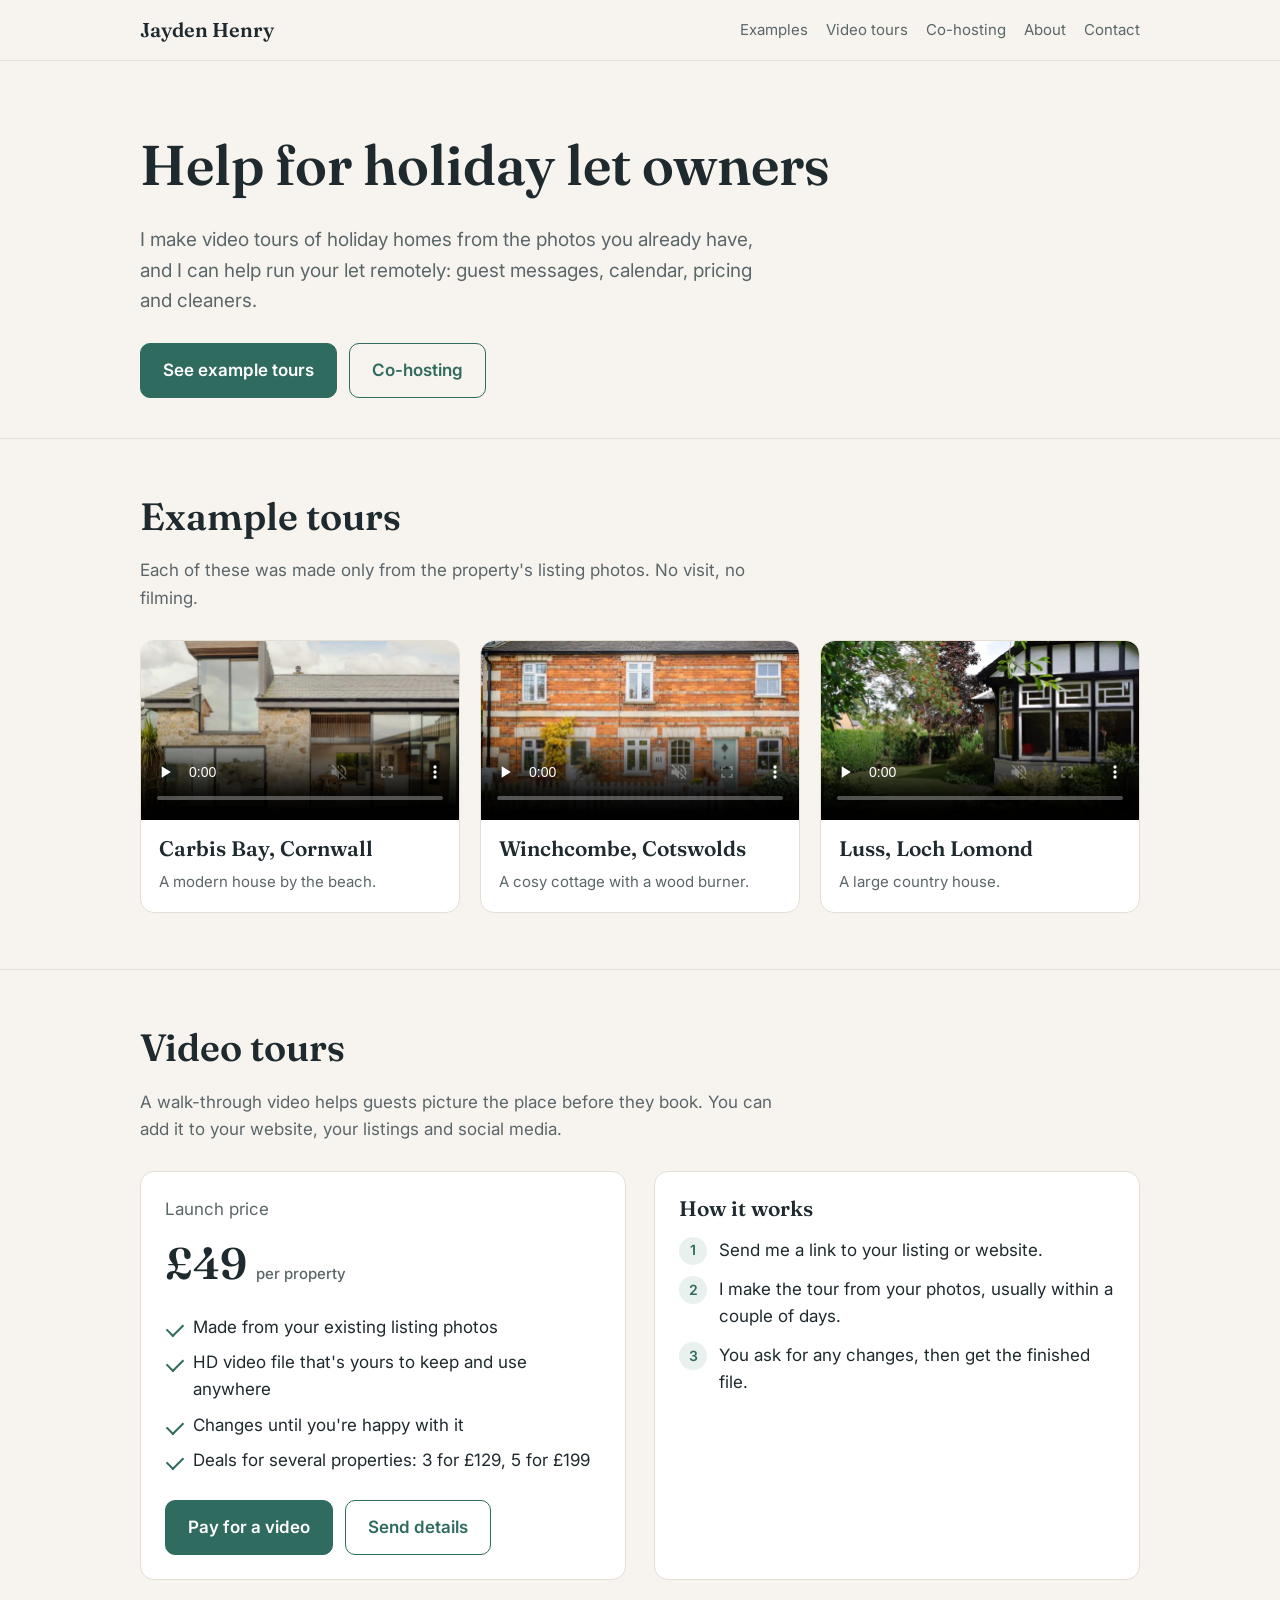
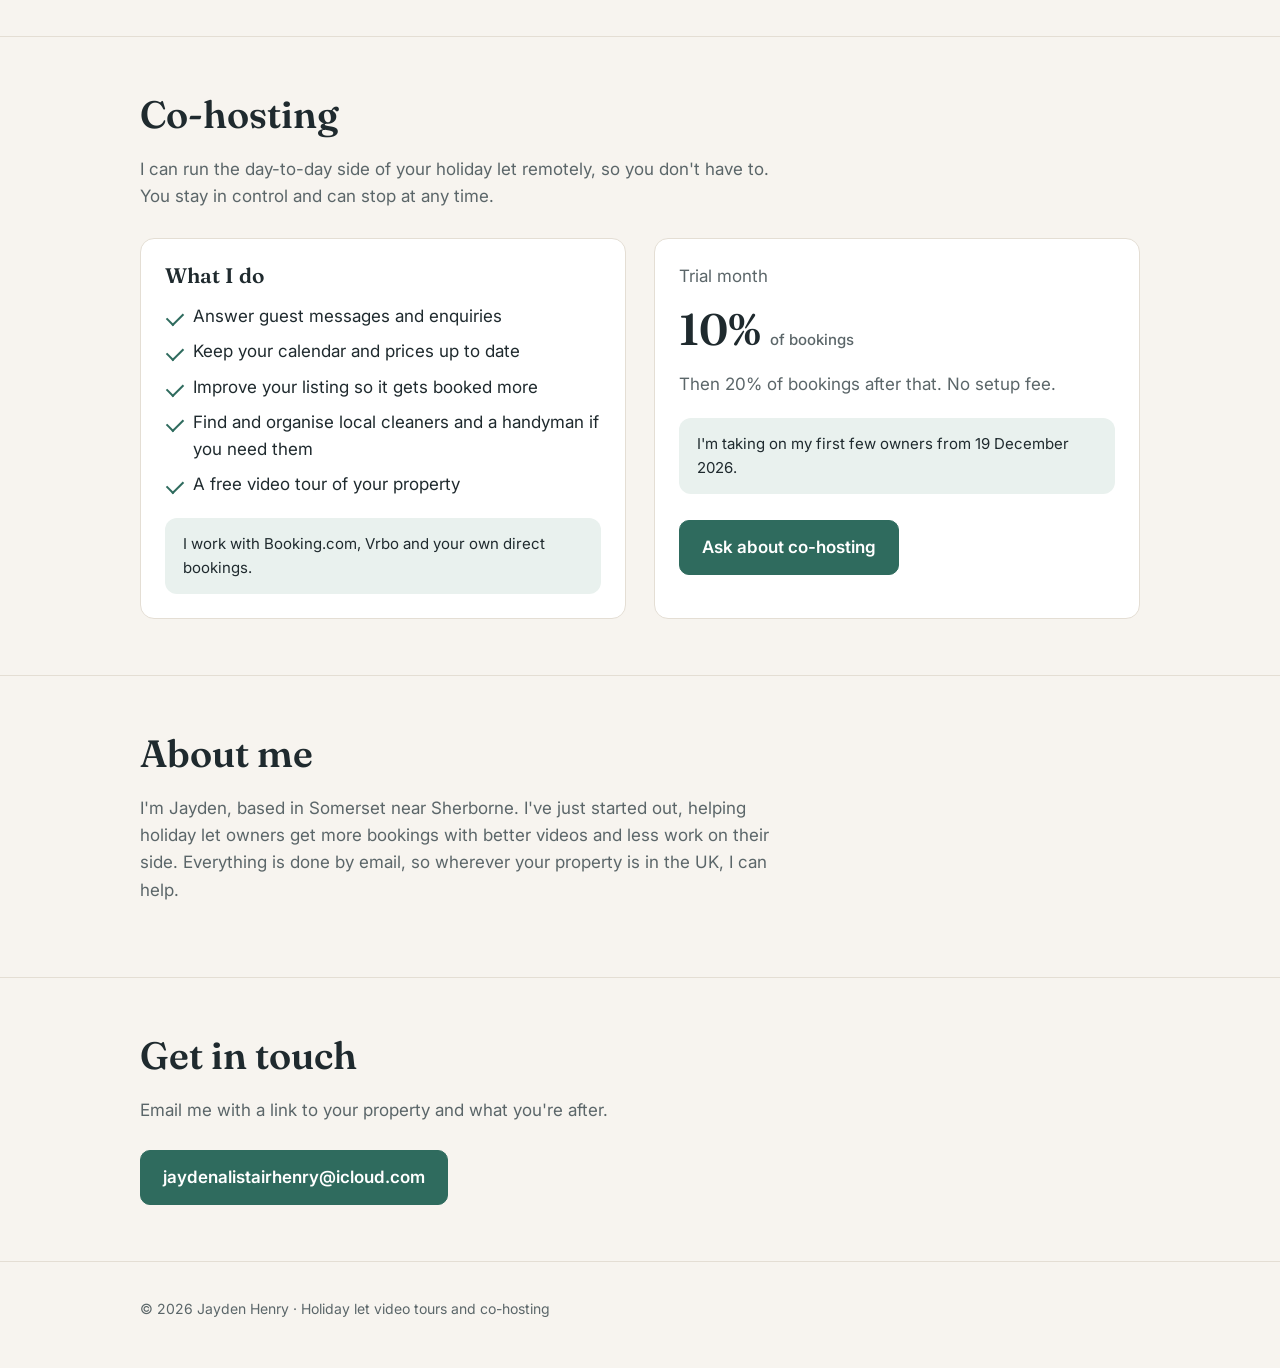
<file: index.html>
<!doctype html>
<html lang="en-GB">
<head>
<meta charset="utf-8">
<meta name="viewport" content="width=device-width, initial-scale=1">
<title>Jayden Henry · Holiday let video tours and co-hosting</title>
<meta name="description" content="Video tours of holiday homes made from your listing photos, and remote co-hosting for holiday let owners in the UK.">
<link rel="preconnect" href="https://fonts.googleapis.com">
<link rel="preconnect" href="https://fonts.gstatic.com" crossorigin>
<link href="https://fonts.googleapis.com/css2?family=Fraunces:opsz,wght@9..144,500;9..144,600&family=Inter:wght@400;500;600&display=swap" rel="stylesheet">
<link rel="stylesheet" href="style.css">
</head>
<body>
<header><div class="wrap">
  <a class="brand" href="#">Jayden Henry</a>
  <nav><a href="#examples">Examples</a><a href="#tours">Video tours</a><a href="#cohosting">Co-hosting</a><a href="#about">About</a><a href="#contact">Contact</a></nav>
</div></header>

<main>
<div class="wrap hero">
  <h1>Help for holiday let owners</h1>
  <p>I make video tours of holiday homes from the photos you already have, and I can help run your let remotely: guest messages, calendar, pricing and cleaners.</p>
  <div class="btns">
    <a class="btn primary" href="#examples">See example tours</a>
    <a class="btn ghost" href="#cohosting">Co-hosting</a>
  </div>
</div>

<section id="examples"><div class="wrap">
  <h2>Example tours</h2>
  <p class="lead">Each of these was made only from the property's listing photos. No visit, no filming.</p>
  <div class="grid">
    <div class="card"><video src="media/carbis-bay.mp4" poster="media/carbis-bay.jpg" controls muted playsinline preload="none"></video><div class="body"><h3>Carbis Bay, Cornwall</h3><p>A modern house by the beach.</p></div></div>
    <div class="card"><video src="media/winchcombe.mp4" poster="media/winchcombe.jpg" controls muted playsinline preload="none"></video><div class="body"><h3>Winchcombe, Cotswolds</h3><p>A cosy cottage with a wood burner.</p></div></div>
    <div class="card"><video src="media/loch-lomond.mp4" poster="media/loch-lomond.jpg" controls muted playsinline preload="none"></video><div class="body"><h3>Luss, Loch Lomond</h3><p>A large country house.</p></div></div>
  </div>
</div></section>

<section id="tours"><div class="wrap">
  <h2>Video tours</h2>
  <p class="lead">A walk-through video helps guests picture the place before they book. You can add it to your website, your listings and social media.</p>
  <div class="two">
    <div class="panel">
      <p style="margin:0;color:var(--muted)">Launch price</p>
      <p class="price">£49 <small>per property</small></p>
      <ul class="ticks">
        <li>Made from your existing listing photos</li>
        <li>HD video file that's yours to keep and use anywhere</li>
        <li>Changes until you're happy with it</li>
        <li>Deals for several properties: 3 for £129, 5 for £199</li>
      </ul>
      <div class="btns">
        <a class="btn primary" href="order.html">Pay for a video</a>
        <a class="btn ghost" href="mailto:jaydenalistairhenry@icloud.com?subject=Video%20tour%20details&amp;body=Property%20name%3A%0D%0ALink%20to%20your%20listing%20or%20website%3A%0D%0A%0D%0AOrder%20of%20rooms%20you'd%20like%20(optional)%3A%0D%0A%0D%0AAny%20extra%20photos%20can%20be%20attached%20to%20this%20email.%0D%0A">Send details</a>
      </div>
    </div>
    <div class="panel">
      <h3>How it works</h3>
      <ol class="steps">
        <li>Send me a link to your listing or website.</li>
        <li>I make the tour from your photos, usually within a couple of days.</li>
        <li>You ask for any changes, then get the finished file.</li>
      </ol>
    </div>
  </div>
</div></section>

<section id="cohosting"><div class="wrap">
  <h2>Co-hosting</h2>
  <p class="lead">I can run the day-to-day side of your holiday let remotely, so you don't have to. You stay in control and can stop at any time.</p>
  <div class="two">
    <div class="panel">
      <h3>What I do</h3>
      <ul class="ticks">
        <li>Answer guest messages and enquiries</li>
        <li>Keep your calendar and prices up to date</li>
        <li>Improve your listing so it gets booked more</li>
        <li>Find and organise local cleaners and a handyman if you need them</li>
        <li>A free video tour of your property</li>
      </ul>
      <div class="note">I work with Booking.com, Vrbo and your own direct bookings.</div>
    </div>
    <div class="panel">
      <p style="margin:0;color:var(--muted)">Trial month</p>
      <p class="price">10% <small>of bookings</small></p>
      <p style="margin:6px 0 0;color:var(--muted)">Then 20% of bookings after that. No setup fee.</p>
      <div class="note">I'm taking on my first few owners from 19 December 2026.</div>
      <div class="btns"><a class="btn primary" href="mailto:jaydenalistairhenry@icloud.com?subject=Co-hosting">Ask about co-hosting</a></div>
    </div>
  </div>
</div></section>

<section id="about"><div class="wrap">
  <h2>About me</h2>
  <p class="lead">I'm Jayden, based in Somerset near Sherborne. I've just started out, helping holiday let owners get more bookings with better videos and less work on their side. Everything is done by email, so wherever your property is in the UK, I can help.</p>
</div></section>

<section id="contact"><div class="wrap">
  <h2>Get in touch</h2>
  <p class="lead">Email me with a link to your property and what you're after.</p>
  <div class="btns"><a class="btn primary" href="mailto:jaydenalistairhenry@icloud.com">jaydenalistairhenry@icloud.com</a></div>
</div></section>
</main>

<footer><div class="wrap">© 2026 Jayden Henry · Holiday let video tours and co-hosting</div></footer>
</body>
</html>
</file>
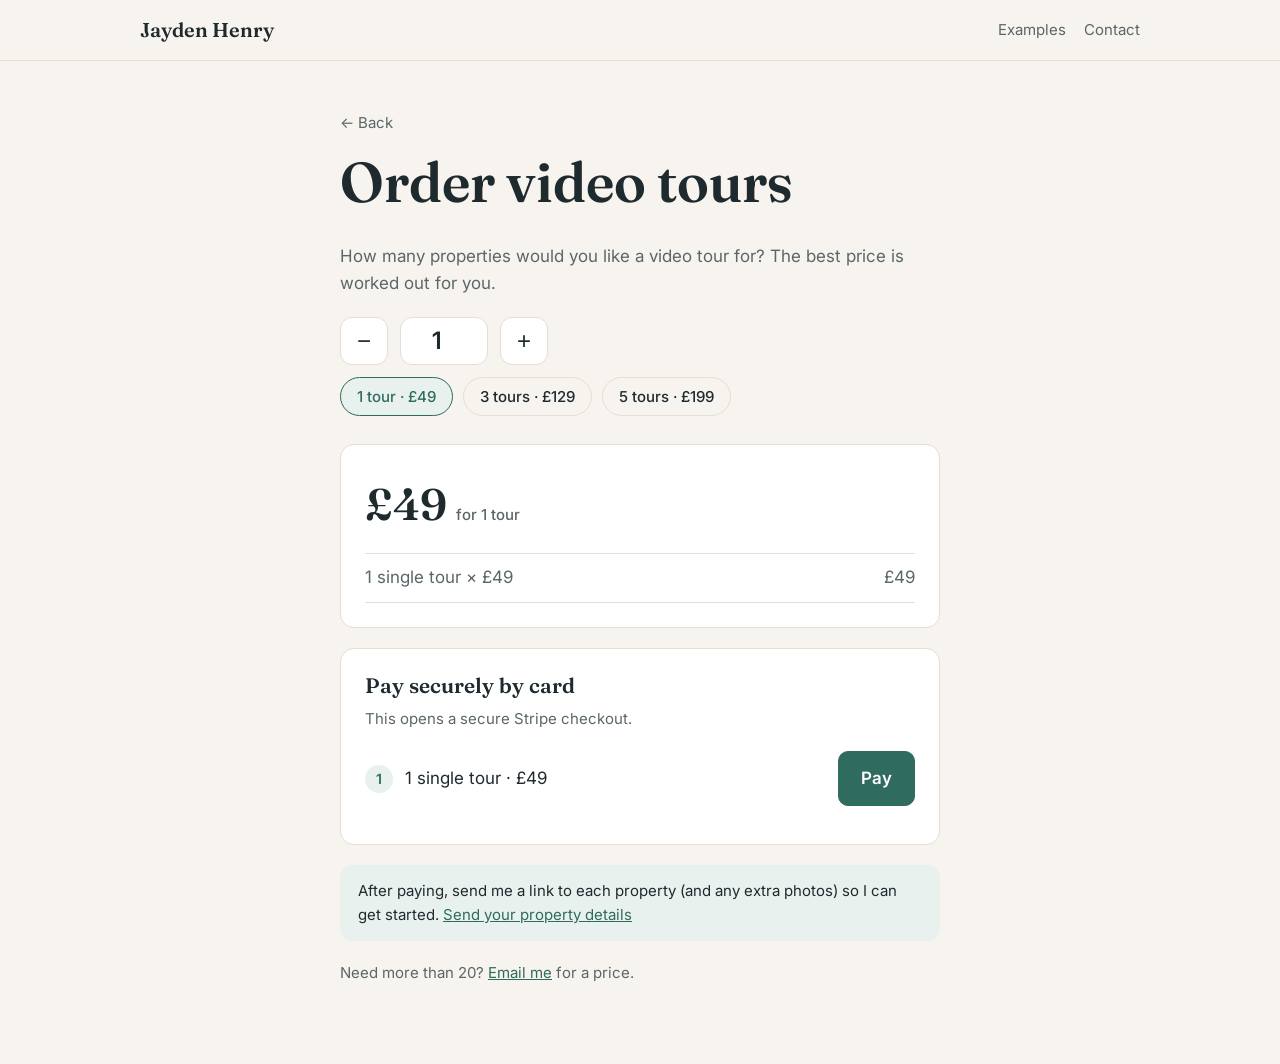
<file: order.html>
<!doctype html>
<html lang="en-GB">
<head>
<meta charset="utf-8">
<meta name="viewport" content="width=device-width, initial-scale=1">
<title>Order video tours · Jayden Henry</title>
<meta name="description" content="Choose how many video tours you need and pay securely by card.">
<link rel="preconnect" href="https://fonts.googleapis.com">
<link rel="preconnect" href="https://fonts.gstatic.com" crossorigin>
<link href="https://fonts.googleapis.com/css2?family=Fraunces:opsz,wght@9..144,500;9..144,600&family=Inter:wght@400;500;600&display=swap" rel="stylesheet">
<link rel="stylesheet" href="style.css">
<style>
.order{max-width:640px;margin:0 auto;padding:48px 20px 64px}
.picker{display:flex;align-items:center;gap:12px;margin:20px 0 8px}
.picker button{width:48px;height:48px;border-radius:12px;border:1px solid var(--line);background:var(--surface);color:var(--ink);font-size:24px;cursor:pointer}
.picker input{width:88px;height:48px;text-align:center;font:600 24px Inter,sans-serif;border-radius:12px;border:1px solid var(--line);background:var(--surface);color:var(--ink)}
.quick{display:flex;gap:10px;flex-wrap:wrap;margin:12px 0 28px}
.quick button{padding:9px 16px;border-radius:999px;border:1px solid var(--line);background:transparent;color:var(--ink);font:500 15px Inter,sans-serif;cursor:pointer}
.quick button[aria-pressed=true]{background:var(--soft);border-color:var(--accent);color:var(--accent)}
.total{display:flex;align-items:baseline;justify-content:space-between;gap:12px;flex-wrap:wrap}
.total .price{margin:0}
.save{color:var(--accent);font-weight:600}
.lines{list-style:none;padding:0;margin:14px 0 0;border-top:1px solid var(--line)}
.lines li{display:flex;justify-content:space-between;gap:12px;padding:10px 0;border-bottom:1px solid var(--line);color:var(--muted)}
.steps2{list-style:none;padding:0;margin:0;counter-reset:s}
.steps2 li{counter-increment:s;display:flex;align-items:center;justify-content:space-between;gap:12px;flex-wrap:wrap;padding:14px 0;border-bottom:1px solid var(--line)}
.steps2 li:last-child{border-bottom:0}
.steps2 .what{display:flex;gap:12px;align-items:center}
.steps2 .what::before{content:counter(s);width:28px;height:28px;flex:none;border-radius:50%;background:var(--soft);color:var(--accent);font-weight:600;display:grid;place-items:center;font-size:14px}
.hint{font-size:14px;color:var(--muted);margin:4px 0 0 40px;flex-basis:100%}
.back{color:var(--muted);text-decoration:none;font-size:15px}
</style>
</head>
<body>
<header><div class="wrap"><a class="brand" href="index.html">Jayden Henry</a><nav><a href="index.html#examples">Examples</a><a href="index.html#contact">Contact</a></nav></div></header>

<main class="order">
  <a class="back" href="index.html#tours">← Back</a>
  <h1 style="margin-top:14px">Order video tours</h1>
  <p class="lead">How many properties would you like a video tour for? The best price is worked out for you.</p>

  <div class="picker">
    <button type="button" id="minus" aria-label="One fewer">−</button>
    <input id="n" type="number" min="1" max="20" value="1" inputmode="numeric" aria-label="Number of video tours">
    <button type="button" id="plus" aria-label="One more">+</button>
  </div>
  <div class="quick" role="group" aria-label="Quick pick">
    <button type="button" data-n="1">1 tour · £49</button>
    <button type="button" data-n="3">3 tours · £129</button>
    <button type="button" data-n="5">5 tours · £199</button>
  </div>

  <div class="panel">
    <div class="total"><p class="price" id="total">£49</p><span class="save" id="save"></span></div>
    <ul class="lines" id="lines"></ul>
  </div>

  <div class="panel" style="margin-top:20px">
    <h3>Pay securely by card</h3>
    <p style="margin:0 0 6px;color:var(--muted);font-size:15px" id="paynote"></p>
    <ol class="steps2" id="pay"></ol>
  </div>

  <div class="note">After paying, send me a link to each property (and any extra photos) so I can get started. <a href="mailto:jaydenalistairhenry@icloud.com?subject=Video%20tour%20details&amp;body=Property%20name(s)%3A%0D%0ALink(s)%20to%20your%20listing%20or%20website%3A%0D%0A%0D%0AOrder%20of%20rooms%20you'd%20like%20(optional)%3A%0D%0A%0D%0AAny%20extra%20photos%20can%20be%20attached%20to%20this%20email.%0D%0A">Send your property details</a></div>
  <p style="color:var(--muted);font-size:15px;margin-top:20px">Need more than 20? <a href="mailto:jaydenalistairhenry@icloud.com?subject=Video%20tours%20for%20more%20than%2020%20properties">Email me</a> for a price.</p>
</main>

<script>
const LINK = { 1: "https://buy.stripe.com/3cI3cuasI16q3mA5qng3602", 3: "https://buy.stripe.com/28EeVcbwMeXg7CQf0Xg3603", 5: "https://buy.stripe.com/dRmdR88kA6qK8GU1a7g3604" };
const PRICE = { 1: 49, 3: 129, 5: 199 };

// cheapest mix of 5-packs, 3-packs and singles covering n (ties: exact count, then fewest checkouts)
function best(n) {
  let b = null;
  for (let a = 0; a * 5 <= n + 4; a++) for (let t = 0; a * 5 + t * 3 <= n + 2; t++) {
    const s = Math.max(0, n - a * 5 - t * 3), cost = a * 199 + t * 129 + s * 49, extra = a * 5 + t * 3 + s - n, pays = a + t + (s > 0);
    if (!b || cost < b.cost || (cost === b.cost && (extra < b.extra || (extra === b.extra && pays < b.pays)))) b = { five: a, three: t, single: s, cost, extra, pays };
  }
  return b;
}

const $ = (id) => document.getElementById(id);
function render() {
  let n = Math.min(20, Math.max(1, parseInt($("n").value) || 1));
  $("n").value = n;
  const b = best(n), full = n * 49;
  $("total").innerHTML = "£" + b.cost + ' <small>for ' + n + " tour" + (n > 1 ? "s" : "") + "</small>";
  $("save").textContent = full > b.cost ? "You save £" + (full - b.cost) : "";
  const lines = [], pay = [];
  for (let i = 0; i < b.five; i++) { lines.push(["5-tour bundle", 199]); pay.push(["5-tour bundle · £199", LINK[5], ""]); }
  for (let i = 0; i < b.three; i++) { lines.push(["3-tour bundle", 129]); pay.push(["3-tour bundle · £129", LINK[3], ""]); }
  if (b.single) { lines.push([b.single + " single tour" + (b.single > 1 ? "s" : "") + " × £49", b.single * 49]); pay.push([b.single + " single tour" + (b.single > 1 ? "s" : "") + " · £" + b.single * 49, LINK[1], b.single > 1 ? "On the payment page, set the quantity to " + b.single + "." : ""]); }
  $("lines").innerHTML = lines.map(([t, p]) => `<li><span>${t}</span><span>£${p}</span></li>`).join("");
  $("paynote").textContent = pay.length > 1 ? "Your order is paid in " + pay.length + " parts. Each button opens a secure Stripe checkout." : "This opens a secure Stripe checkout.";
  $("pay").innerHTML = pay.map(([t, u, h]) => `<li><span class="what">${t}</span><a class="btn primary" href="${u}" target="_blank" rel="noopener">Pay</a>${h ? `<span class="hint">${h}</span>` : ""}</li>`).join("");
  document.querySelectorAll(".quick button").forEach((q) => q.setAttribute("aria-pressed", String(+q.dataset.n === n)));
}
$("minus").onclick = () => { $("n").value = +$("n").value - 1; render(); };
$("plus").onclick = () => { $("n").value = +$("n").value + 1; render(); };
$("n").oninput = render;
document.querySelectorAll(".quick button").forEach((q) => (q.onclick = () => { $("n").value = q.dataset.n; render(); }));
render();

// self-check of the bundle maths
console.assert(best(4).cost === 178 && best(4).three === 1 && best(4).single === 1, "4 = 3-pack + 1");
console.assert(best(6).cost === 248 && best(6).five === 1, "6 = 5-pack + 1");
console.assert(best(10).cost === 398 && best(10).five === 2, "10 = two 5-packs");
console.assert(best(2).cost === 98, "2 = two singles");
</script>
</body>
</html>
</file>
<file: style.css>
:root{
  --bg:#f7f4ef; --surface:#ffffff; --ink:#1f2a2e; --muted:#5b6669; --line:#e4ded4;
  --accent:#2f6b5e; --accent-ink:#ffffff; --soft:#e9f1ee;
}
@media (prefers-color-scheme: dark){
  :root{ --bg:#151b1d; --surface:#1d2528; --ink:#eef1ef; --muted:#a9b3b1; --line:#2c3538; --accent:#6fb3a2; --accent-ink:#10201c; --soft:#1f2d2a; }
}
*{box-sizing:border-box}
html{scroll-behavior:smooth}
body{margin:0;background:var(--bg);color:var(--ink);font:17px/1.6 Inter,system-ui,sans-serif;-webkit-font-smoothing:antialiased}
a{color:var(--accent)}
.wrap{max-width:1040px;margin:0 auto;padding:0 20px}
header{position:sticky;top:0;z-index:5;background:color-mix(in srgb,var(--bg) 92%,transparent);backdrop-filter:blur(8px);border-bottom:1px solid var(--line)}
header .wrap{display:flex;align-items:center;justify-content:space-between;height:60px;gap:12px}
.brand{font-family:Fraunces,serif;font-weight:600;font-size:20px;color:var(--ink);text-decoration:none}
nav{display:flex;gap:18px;font-size:15px}
nav a{color:var(--muted);text-decoration:none}
nav a:hover{color:var(--ink)}
h1,h2,h3{font-family:Fraunces,serif;font-weight:600;line-height:1.15;margin:0 0 .5em}
h1{font-size:clamp(34px,6vw,56px)}
h2{font-size:clamp(28px,4vw,38px)}
h3{font-size:21px}
.hero{padding-top:72px;padding-bottom:40px}
.hero p{font-size:19px;color:var(--muted);max-width:620px}
.btns{display:flex;flex-wrap:wrap;gap:12px;margin-top:26px}
.btn{display:inline-block;padding:13px 22px;border-radius:10px;font-weight:600;text-decoration:none;border:1px solid var(--accent)}
.btn.primary{background:var(--accent);color:var(--accent-ink)}
.btn.ghost{color:var(--accent)}
section{padding:56px 0;border-top:1px solid var(--line)}
.lead{color:var(--muted);max-width:640px;margin-top:0}
.grid{display:grid;gap:20px;grid-template-columns:repeat(auto-fit,minmax(280px,1fr));margin-top:28px}
.card{background:var(--surface);border:1px solid var(--line);border-radius:14px;overflow:hidden;isolation:isolate;transform:translateZ(0)}
/* each card is its own steady GPU layer: without this, Chrome re-snaps playing videos (half-pixel sizes + rounded clip) when the controls hide, so they jump about 1px */
.card .body{padding:16px 18px 18px}
.card .body p{margin:0;color:var(--muted);font-size:15px}
video{display:block;width:100%;aspect-ratio:16/9;background:#000;object-fit:cover;border-radius:13px 13px 0 0;transform:translateZ(0);backface-visibility:hidden}
.two{display:grid;gap:28px;grid-template-columns:repeat(auto-fit,minmax(300px,1fr));margin-top:28px}
.panel{background:var(--surface);border:1px solid var(--line);border-radius:14px;padding:24px}
.price{font-family:Fraunces,serif;font-size:44px;font-weight:600;margin:4px 0 0}
.price small{font-family:Inter,sans-serif;font-size:15px;font-weight:500;color:var(--muted)}
ul.ticks{list-style:none;padding:0;margin:16px 0 0}
ul.ticks li{padding-left:28px;position:relative;margin:8px 0}
ul.ticks li::before{content:"";position:absolute;left:2px;top:9px;width:14px;height:8px;border-left:2px solid var(--accent);border-bottom:2px solid var(--accent);transform:rotate(-45deg)}
ol.steps{counter-reset:s;list-style:none;padding:0;margin:16px 0 0}
ol.steps li{counter-increment:s;padding-left:40px;position:relative;margin:12px 0}
ol.steps li::before{content:counter(s);position:absolute;left:0;top:0;width:28px;height:28px;border-radius:50%;background:var(--soft);color:var(--accent);font-weight:600;display:grid;place-items:center;font-size:14px}
.note{background:var(--soft);border-radius:12px;padding:14px 18px;margin-top:20px;font-size:15px}
footer{padding:36px 0 48px;border-top:1px solid var(--line);color:var(--muted);font-size:14px}
@media (max-width:560px){nav{display:none}.hero{padding-top:48px;padding-bottom:28px}section{padding:44px 0}}
</file>
